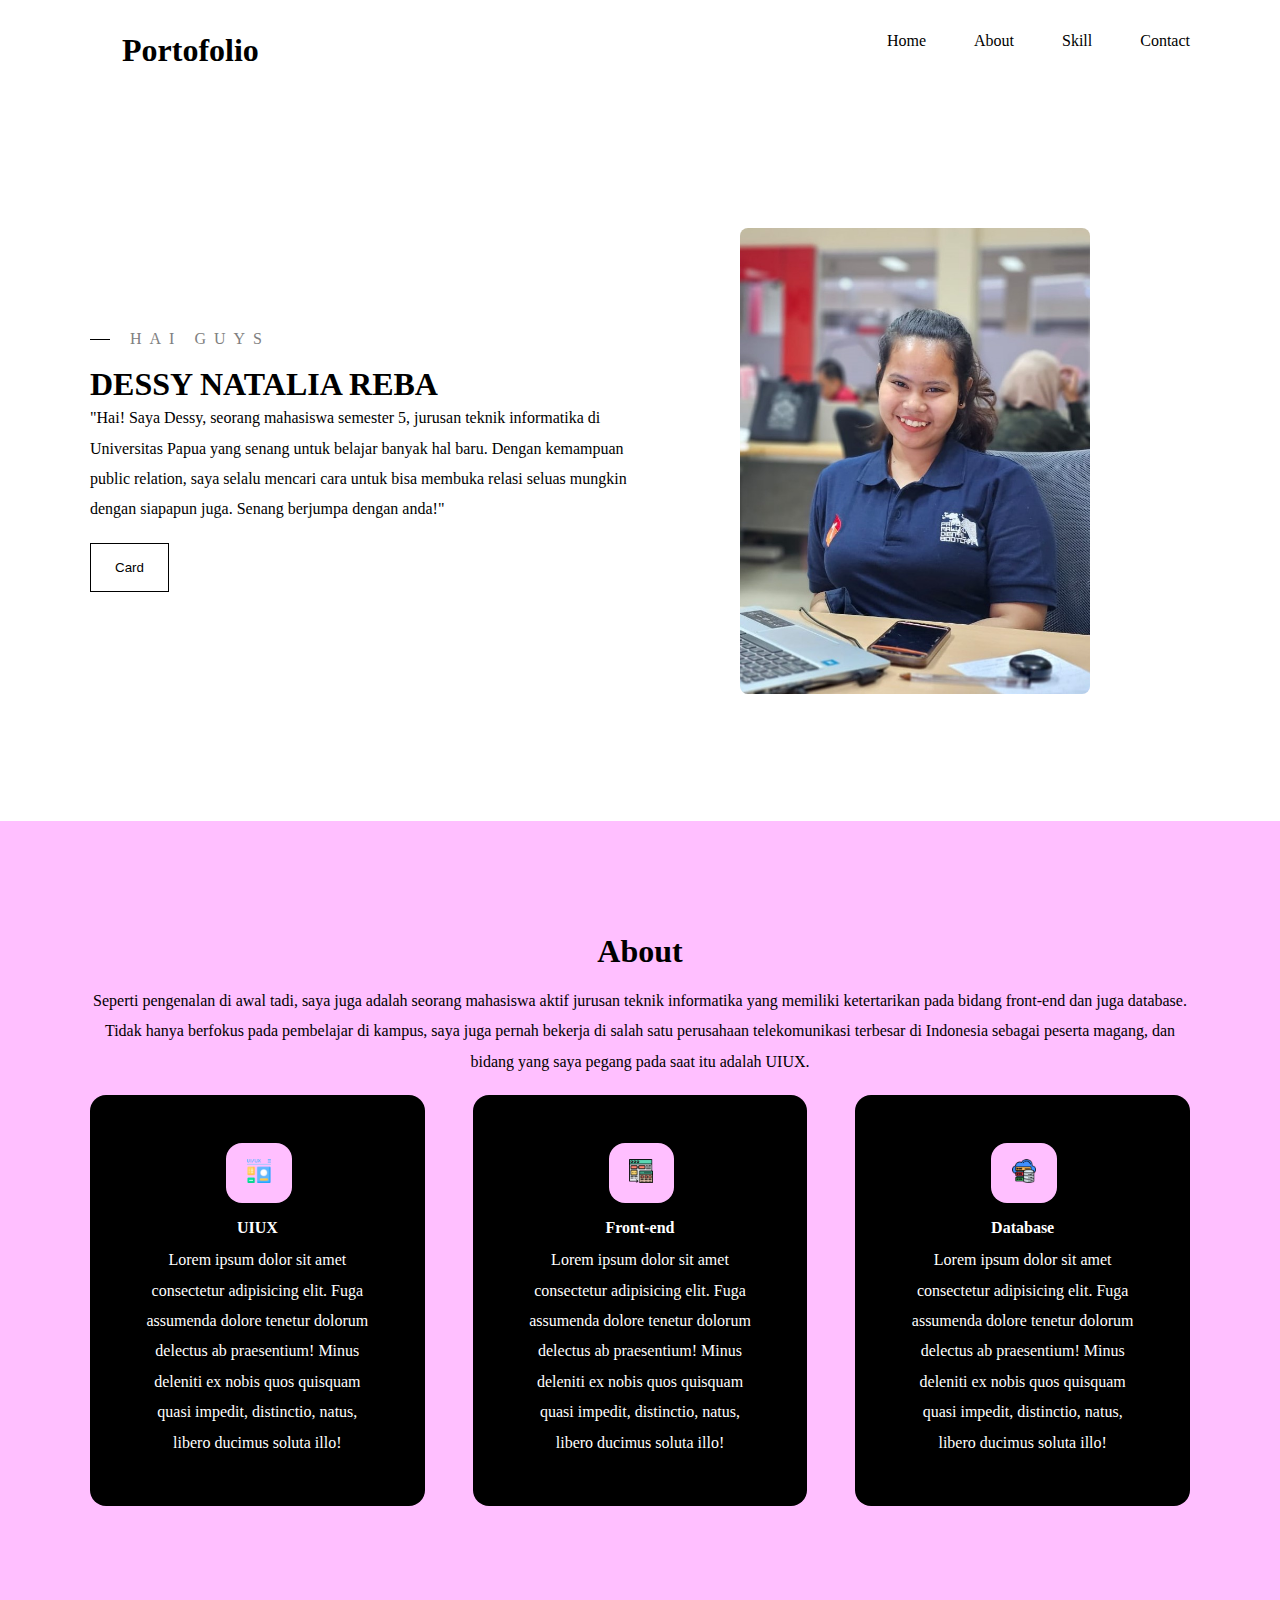
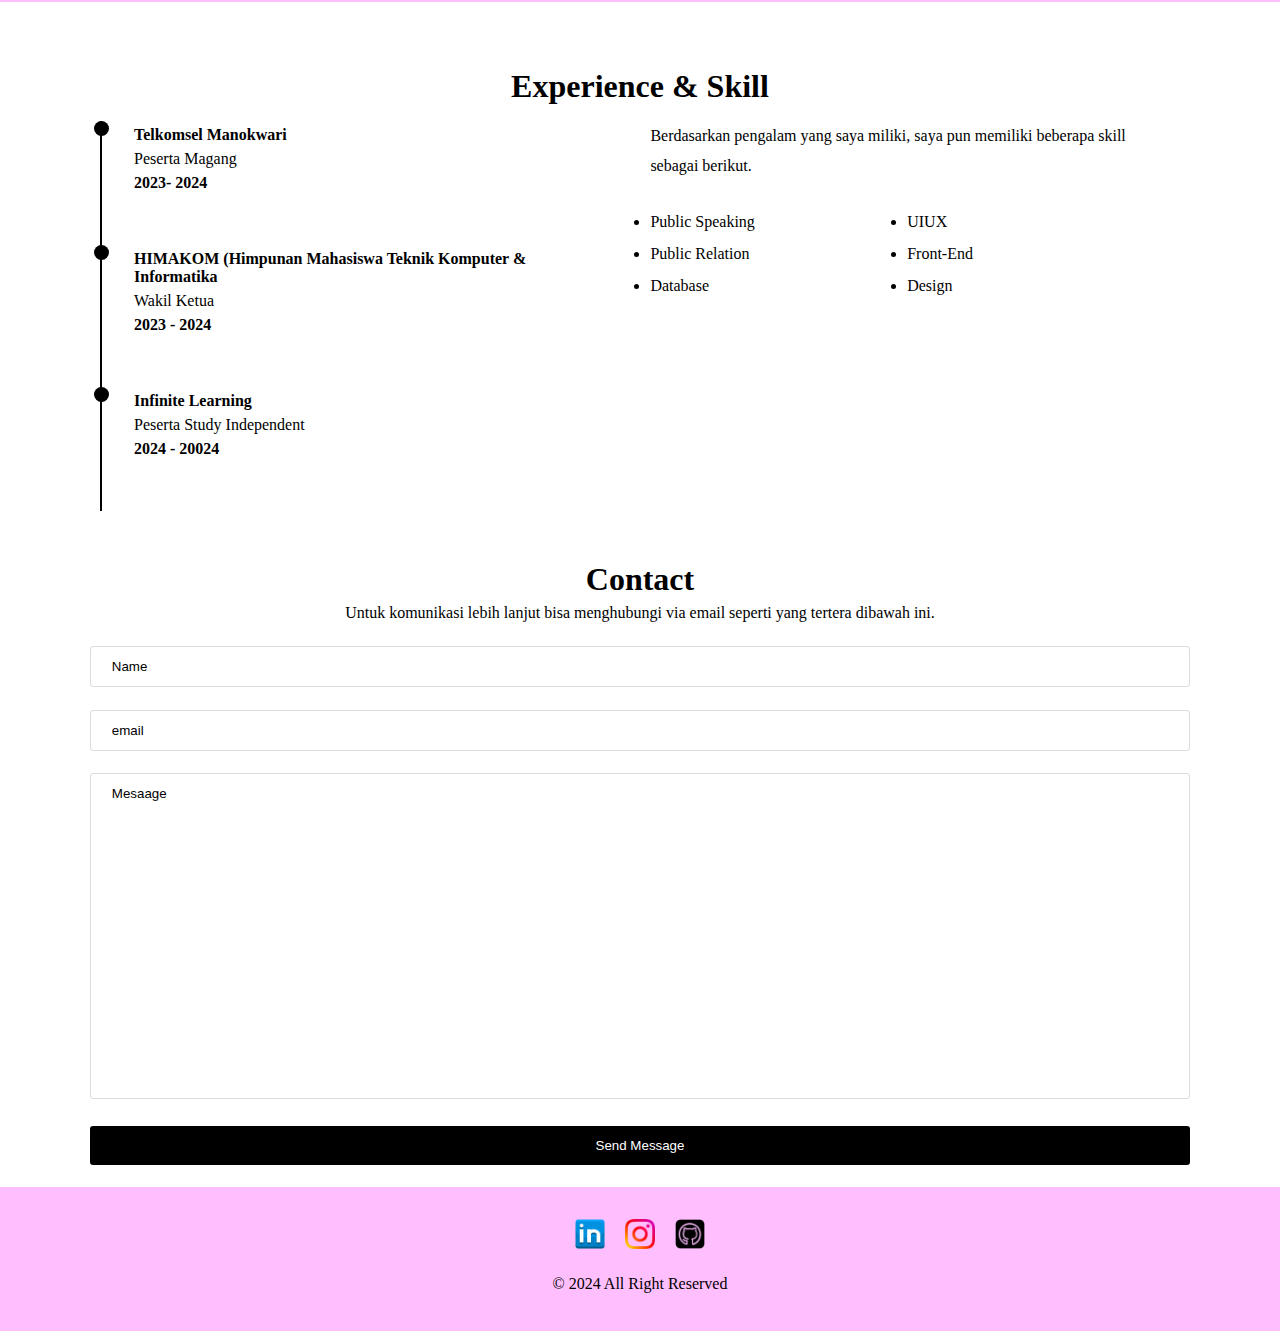
<file: index.html>
<!DOCTYPE html>
<html lang="en">
<head>
    <meta charset="UTF-8">
    <meta name="viewport" content="width=device-width, initial-scale=1.0">
    <title>Web Portofolio</title>
    <link rel="stylesheet" href="style.css">

</head>
<body>
   <header>
    <div class="main-container">
    <div class="nav">
        <div class="logo">
            <a href="">Portofolio</a>
        </div>

        <nav>
            <ul>
                <li><a href="#home">Home</a></li>
                <li><a href="#about">About</a></li>
                <li><a href="#skills">Skill</a></li>
                <li><a href="#contact">Contact</a></li>
            </ul>
        </nav>
    </div>
    <section id="home">
        <div class="home-left">
            <h3 class="pre-title">Hai Guys</h3>
            <br> <br\>
            <h1 class="Home-name">DESSY NATALIA REBA</h1>
            <p>"Hai! Saya Dessy, seorang mahasiswa semester 5, jurusan teknik informatika di Universitas Papua yang senang untuk belajar banyak hal baru. 
                Dengan kemampuan public relation, saya selalu mencari cara untuk bisa membuka relasi seluas mungkin dengan siapapun juga.
                Senang berjumpa dengan anda!"</p>
           <br />
            <a href="kartu.html">
                <button class="btn">Card</button>
            </a>
        </div>
        <div class="home-right">
            <img src="profil.jpg" alt="fotoku">
        </div>
    </section>
</div>
   </header>
<!-- end of header !-->
<section id="about">
    <div class="main-container">
        <h1 class="section-title-about">About</h1>
        <p style="text-align: center;">
            Seperti pengenalan di awal tadi, saya juga adalah seorang mahasiswa aktif jurusan teknik informatika yang memiliki
            ketertarikan pada bidang front-end dan juga database. Tidak hanya berfokus pada pembelajar di kampus, saya juga pernah bekerja 
            di salah satu perusahaan telekomunikasi terbesar di Indonesia sebagai peserta magang, dan bidang yang saya pegang pada saat itu adalah UIUX.

        </p>
       <br>
        <br\>
        <div class="grid3">
            <!--About 1-->
            <div class="about">
            <div class="about-icon">
                <img src="uiux.png" alt="UIUX" width="24" height="24" viewbox="0 0 24 24"/>
            </div>
            <h4>UIUX</h4>
            <p>Lorem ipsum dolor sit amet consectetur adipisicing elit. Fuga assumenda dolore tenetur dolorum delectus ab praesentium! Minus deleniti ex nobis quos quisquam quasi impedit, distinctio, natus, libero ducimus soluta illo!</p>
        </div>

        <!--About 2-->
        <div class="about">
            <div class="about-icon">
                <img src="frontend.png" alt="front-End" width="24" height="24" viewbox="0 0 24 24">
            </div>
            <h4>Front-end</h4>
            <p>Lorem ipsum dolor sit amet consectetur adipisicing elit. Fuga assumenda dolore tenetur dolorum delectus ab praesentium! Minus deleniti ex nobis quos quisquam quasi impedit, distinctio, natus, libero ducimus soluta illo!</p>
        </div>
<!--About 3-->
<div class="about">
    <div class="about-icon">
        <img src="datebase.png" alt="Database" width="24" height="24" viewbox="0 0 24 24">
    </div>
    <h4>Database</h4>
    <p>Lorem ipsum dolor sit amet consectetur adipisicing elit. Fuga assumenda dolore tenetur dolorum delectus ab praesentium! Minus deleniti ex nobis quos quisquam quasi impedit, distinctio, natus, libero ducimus soluta illo!</p>
</div>

    </div>
</section>

<!--end about-->

<!--skill & experience-->

<section id="skills">
<div class="skills ">
    <h1 class="section-titles-skill">Experience & Skill</h1>

    <div class="skills-grid">
        <div class="skilss-left">
            <!--Experience 1-->
        <div class="experience">
            <div class="line">
                <div></div>
            </div>

            <div class="experience-info">
                <h4 class="experience-title">Telkomsel Manokwari</h4>
                    <p>Peserta Magang</p>
                <h4 class="experience-date">2023- 2024</h4>
            </div>
        </div>

        <!--Experience 2-->
        <div class="experience">
            <div class="line">
                <div></div>
            </div>
            <div class="experience-info">
                <h4 class="experience-title">HIMAKOM (Himpunan Mahasiswa Teknik Komputer & Informatika</h4>
                    <p>Wakil Ketua</p>
                <h4 class="experience-date">2023 - 2024</h4>
            </div>
        </div>

        <!--Experience 3-->
        <div class="experience">
            <div class="line">
                <div></div>
            </div>
            <div class="experience-info">
                <h4 class="experience-title">Infinite Learning</h4>
                    <p>Peserta Study Independent</p>
                <h4 class="experience-date">2024 - 20024</h4>
            </div>
        </div>

    </div>
    

    <div class="skills-right">
        <p>Berdasarkan pengalam yang saya miliki, saya pun memiliki beberapa skill sebagai berikut.</p>
           
        <div class="skills-list">
                <ul>
                    <li>Public Speaking</li>
                    <li>Public Relation</li>
                    <li>Database</li>
                </ul>

                <ul>
                    <li>UIUX</li>
                    <li>Front-End</li>
                    <li>Design</li>
                </ul>
        </div>
    </div>
    </div>
</div>
</section>
<!--End of experience & skill-->


<!--Contact-->
<section id="Contact">
    <div class="Contact main-container">
        <div style="text-align: center;">
        <h1>Contact</h1>
        <p>Untuk komunikasi lebih lanjut bisa menghubungi via email seperti yang tertera dibawah ini.</p>
            <br> <br\>
    </div>
    <form class="contact-form">
        <div>
            <input type="text" name="name" placeholder="Name">
        </div>
        <div>
            <input type="email" name="emain" placeholder="email">
        </div>
        <div>
            <textarea name="message" id="mesaage" cols="30" rows="20" placeholder="Mesaage"></textarea>
        </div>
        <div>
            <button class="btn-submit">Send Message</button>
        </div>
    </div>
    </form>
</section>
<!--end of contact-->
 
<!--Footer-->

<footer>
    <div class="footer-icons">

        <a href="">
            <img src="linkidn.png" alt="" width="30" height="30" viewbox="0 0 30 30">
        </a>

        <a href="">
            <img src="instagram.png" alt="" width="30" height="30" viewbox="0 0 30 30">
        </a>
        <a href="">
            <img src="github.png" alt="" width="30" height="30" viewbox="0 0 30 30">
        </a>
        
    </div>
    <p>&#169; 2024 All Right Reserved</p>

    <!--End Of Footer-->

</footer>

<script src="script.js"></script>

</body>
</html>
</file>
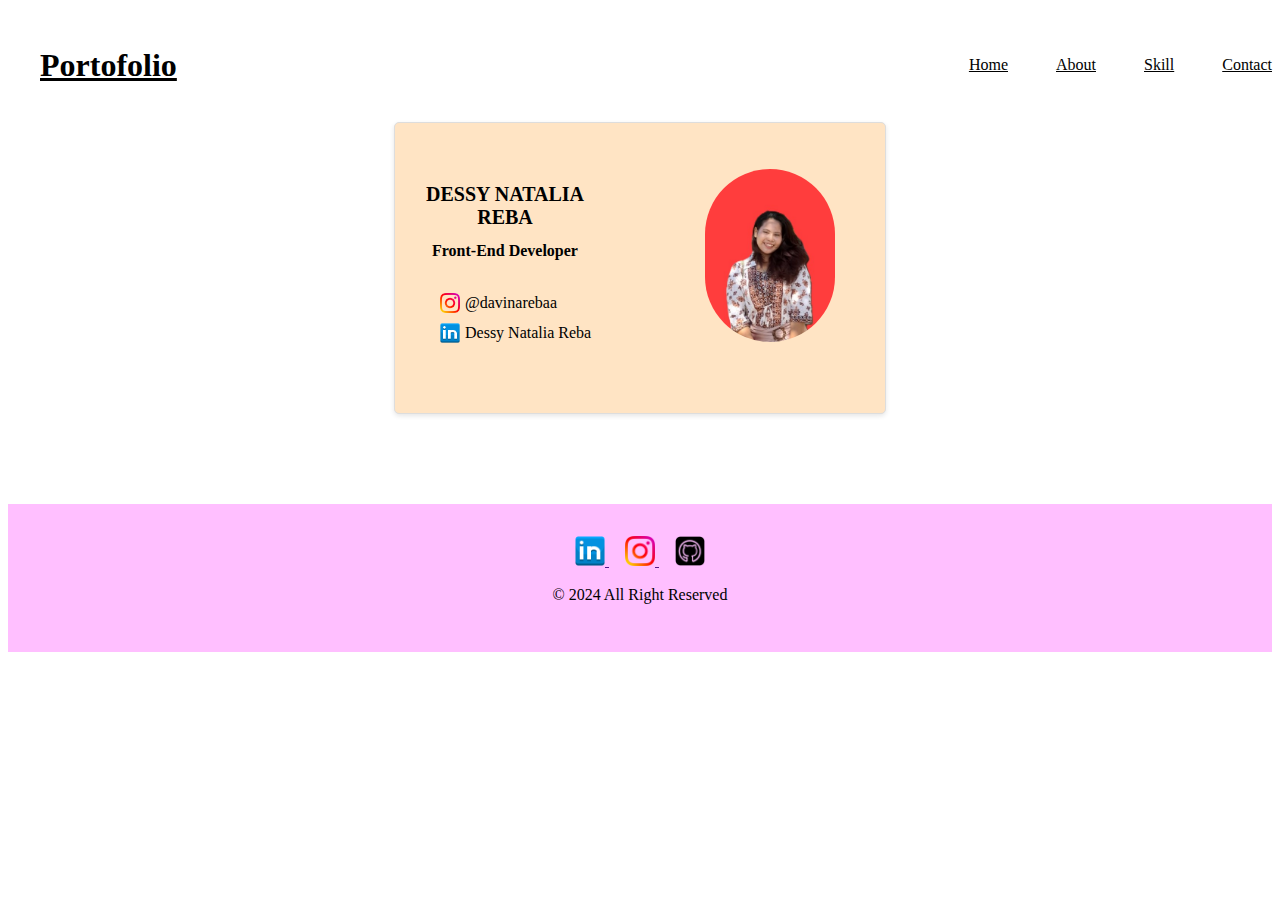
<file: kartu.html>
<!DOCTYPE html>
<html lang="en">
<head>
  <meta charset="UTF-8">
  <meta name="viewport" content="width=device-width, initial-scale=1.0">
  <title>Kartu Nama</title>
  <link rel="stylesheet" href="kartu.css">
</head>
<body>

    <div class="nav">
        <div class="logo">
            <a href="">Portofolio</a>
        </div>

        <nav>
            <ul>
                <li><a href="">Home</a></li>
                <li><a href="">About</a></li>
                <li><a href="">Skill</a></li>
                <li><a href="">Contact</a></li>
            </ul>
        </nav>
    </div>

    <section id="card">
        <div class="card-left">
            <h1 class="card-name">DESSY NATALIA REBA</h1>
            <h2>Front-End Developer</h2>
             <br> <br\>
            <p><img src="instagram.png" alt="Instagram"  width="20" height="20" viewbox="0 0 20 20"> @davinarebaa</p>

            <p><img src="linkidn.png" alt="LinkIdn"  width="20" height="20" viewbox="0 0 20 20">Dessy Natalia Reba</p>
       
        </div>
        <div class="card-right">
            <img src="card.jpg" alt="fotoku">
        </div>
    </section>

    <br>
    <br>
     <br>
     <br>
     <br>
    
    <br\>
    <br\>
    <br\>
    <br\>
    <br\>

    <footer>
        <div class="footer-icons">
    
            <a href="">
                <img src="linkidn.png" alt="" width="30" height="30" viewbox="0 0 30 30">
            </a>
    
            <a href="">
                <img src="instagram.png" alt="" width="30" height="30" viewbox="0 0 30 30">
            </a>
            <a href="">
                <img src="github.png" alt="" width="30" height="30" viewbox="0 0 30 30">
            </a>
            
        </div>
        <p>&#169; 2024 All Right Reserved</p>
    
        <!--End Of Footer-->
    
    </footer>
    
    <script src="script.js"></script>

</body>
</html>
</file>
<file: style.css>
* {
    margin: 0;
    padding: 0;
    box-sizing: border-box;
}

body{
    font-family: "inria-serif, sans-serif";
}

p{
    font-size: 1rem;
    line-height: 1.9rem;
}

a{
    text-decoration: none;
}

.main-container{
    width: 1100px;
    margin: 0 auto;
}

.btn{
    padding: 1rem 1.5rem;
    background: white ;
    border: 1.5px solid black;
    cursor: pointer;
}

.btn:hover{
    background-color: rgb(255, 191, 255);
    font-size: 1.5rem;
}

.pre-title{
    text-transform: uppercase;
    letter-spacing: 0.5rem;
    color: gray;
    position: relative;
    padding-left: 40px;
    width: fit-content;
    font-weight: 400;
    font-size: 1rem;
}

.pre-title::before{
    content: "";
    width: 20px;
    height: 1px;
    background: black;
    position: absolute;
    left: 0;
    top: 50%;
}

.nav{
    display: flex;
    justify-content: space-between;
    padding: 2rem 0;
    transition: 0.2s ease-in-out;
}

.nav ul{
    list-style: none;
    display: flex;
    gap: 3rem;
}

.logo{
    display: flex;
    align-items: center;
    font-weight: 700;
    font-size: 2rem;
    margin-left: 2rem;
}

.logo a{
    color: black;
}

nav ul li a{
    color: black;
}

nav ul li a:hover{
    background-color:  rgb(255, 191, 255);
    padding: 1rem 2rem;
    font-size: 1.5rem;
    border-radius: 3rem;
}

#home{
    height: 720px;
    display: grid;
    grid-template-columns: 1fr 1fr;
    align-items: center;
}

.home-name{
    font-size: 3rem;
    font-weight: 700;
    margin: 0.5rem;
    color: black;
}

.home-right img{
    width: 350px;
    border-radius: 0.5rem;
    
}

.home-right{
    display: flex;
    justify-content: center;
}

.section{
    padding-left: 3rem;
    padding-bottom: 5rem;
}

/* about section */

#about{
    background-color: rgb(255, 191, 255);
    padding: 6rem 0;
}

.section-title-about{
    text-align: center;
    margin: 1rem 0.4rem;
}

.grid3{
    display: grid;
    grid-template-columns: repeat(auto-fit, minmax(250px, 1fr) );
    gap: 3rem;
}
 .about{
    padding: 3rem;
    text-align: center;
    background: black;
    border-radius: 1rem;
 }

 .about h4{
    color: white;
    margin: 0.5rem 0;
 }

 .about p{
    color: white;
 }

 .about-icon{
    background-color: rgb(255, 191, 255);
    width: fit-content;
    margin-bottom: 1rem;
    padding: 1rem 1.3rem;
    border-radius: 1rem;
    margin-left: 5.5rem;
 }
 .about-icon img{
   position: center;
 }

 /* end about*/

 /* skills 7 experienxet*/

 #skills{
    padding: 50px 100px;
    background: white;
}

.section-titles-skill{
    text-align: center;
    margin: 1rem 0.4rem;
}

.skills-grid{
    display: flex;
    grid-template-columns:repeat(auto-fit, minmax(350px,1fr));
    gap: 5rem;
}
.experience{
    display: flex;
    gap: 2rem;
}

.experience line{
    padding: 0 0.7rem;
}

.experience .line div{
    width: 2px;
    height: 100%;
    background: black;
    position: relative;
}
.experience-info{
    margin: 0.3rem 0;

}
.experience-date{
    margin-bottom: 3rem;
}

.experience .line div::before{
    content: "";
    width: 15px;
    height: 15px;
    background: black;
    border-radius: 50%;
    position: absolute;
    left: -6px;
}

.skills-right{
    line-height: 2rem;
    padding: 0 1rem;
}

.skills-list{
    display: grid;
    grid-template-columns: 1fr 1fr;
    margin-top: 1.5rem;
}

/*End Of Experience & SKills*/


/*contact section*/

#contact{
    padding: 6rem;
}

#contact:hover{
    background-color: pink;
}

.contact-form div{
    margin-bottom: 1.4rem;
}

.contact-form input,
.contact-form textarea{
    width: 100%;
    padding: 0.75rem 1.3rem;
    font-family: "inria-serif", sans-serif;
    background: white;
    border: 1px solid gainsboro;
    border-radius: 3px;
    resize: none;
}

.contact-form input::placeholder,
.contact-form textarea::placeholder{
    color: black;
}

.contact-form input:focus,
.contact-form textarea:focus{
    outline: none;
    border: 1px solid gray;
}

.btn-submit{
    width: 100%;
    padding: 0.75rem 1.3rem;
    background-color: black;
    color: white;
    border: none;
    border-radius: 3px;
    cursor: pointer;
    transition: 0.2s ease-in-out;
}

.btn-submit:hover{
    background-color: rgb(255, 191, 255);
    color: black;
}

/*end of contact */

/*footer*/
footer{
    margin-bottom: 0;
    padding: 2rem 0;
    background: rgb(255, 191, 255);
    text-align: center;
}

.footer-icons{
    margin-bottom: 1rem;
}

.footer-icons a{
    margin: 0 0.5rem;
}

.footer-icons a:hover{
    fill: black;
}

.footer-icons{
    fill: gray;
}

.nav.fixed {
    position: fixed;
    top: 0;
    left: 0;
    width: 100%;
    z-index: 999; /* Ensure it's above other content */
    background-color: white;
}
</file>
<file: kartu.css>
#card{
    height: 720px;
    display: grid;
    grid-template-columns: 1fr 1fr;
    align-items: center;
    background-color: bisque;
    border: 1px solid #ddd;
    padding: 20px;
    width: 450px;
    height: 250px;
    margin: 0 auto;
    box-shadow: 0 2px 5px rgba(0, 0, 0, 0.1);
    display: grid;
    grid-template-columns: 1fr 1.5fr;
    border-radius: 5px; /* Add rounded corners */
    transition: transform 0.3s ease-in-out;
}

#card:hover {
    transform: scale(1.25);
    background-color: aliceblue;

  }
  
.card-name{
    font-size: 20px;
    color: black;
    text-align: center;
    margin-bottom: 0;
    margin: 0;
}

.card-left h2{
    font-size: 16px;
    text-align: center;
    
}

.card-left p{
    font-size: 16px;
    margin-left: 25PX;
    display: flex;
    align-items: center;
    margin-bottom: 10px;
    margin-top: 2px;
}

.card-left p img{
    margin-right: 5px;
}

.card-right img{
    width: 130px;
    border-radius: 5rem;
    margin-left: 80PX;
    margin-bottom: 25PX;
    
}

.card-right{
    display: flex;
    justify-content: center;

}

.section{
    padding-left: 3rem;
    padding-bottom: 5rem;
}

.nav{
    display: flex;
    justify-content: space-between;
    padding: 2rem 0;
    transition: 0.2s ease-in-out;
}

.nav ul{
    list-style: none;
    display: flex;
    gap: 3rem;
}

.logo{
    display: flex;
    align-items: center;
    font-weight: 700;
    font-size: 2rem;
    margin-left: 2rem;
}

.logo a{
    color: black;
}

nav ul li a{
    color: black;
}

nav ul li a:hover{
    background-color:  rgb(255, 191, 255);
    padding: 1rem 2rem;
    font-size: 1.5rem;
    border-radius: 3rem;
}

footer{
    margin-bottom: 0;
    padding: 2rem 0;
    background: rgb(255, 191, 255);
    text-align: center;
    margin-bottom: 5px;
}


.footer-icons{
    margin-bottom: 1rem;
}

.footer-icons a{
    margin: 0 0.5rem;
}

.footer-icons a:hover{
    fill: black;
}

.footer-icons{
    fill: gray;
}

.nav.fixed {
    position: fixed;
    top: 0;
    left: 0;
    width: 100%;
    z-index: 999; /* Ensure it's above other content */
    background-color: white;
}
</file>
